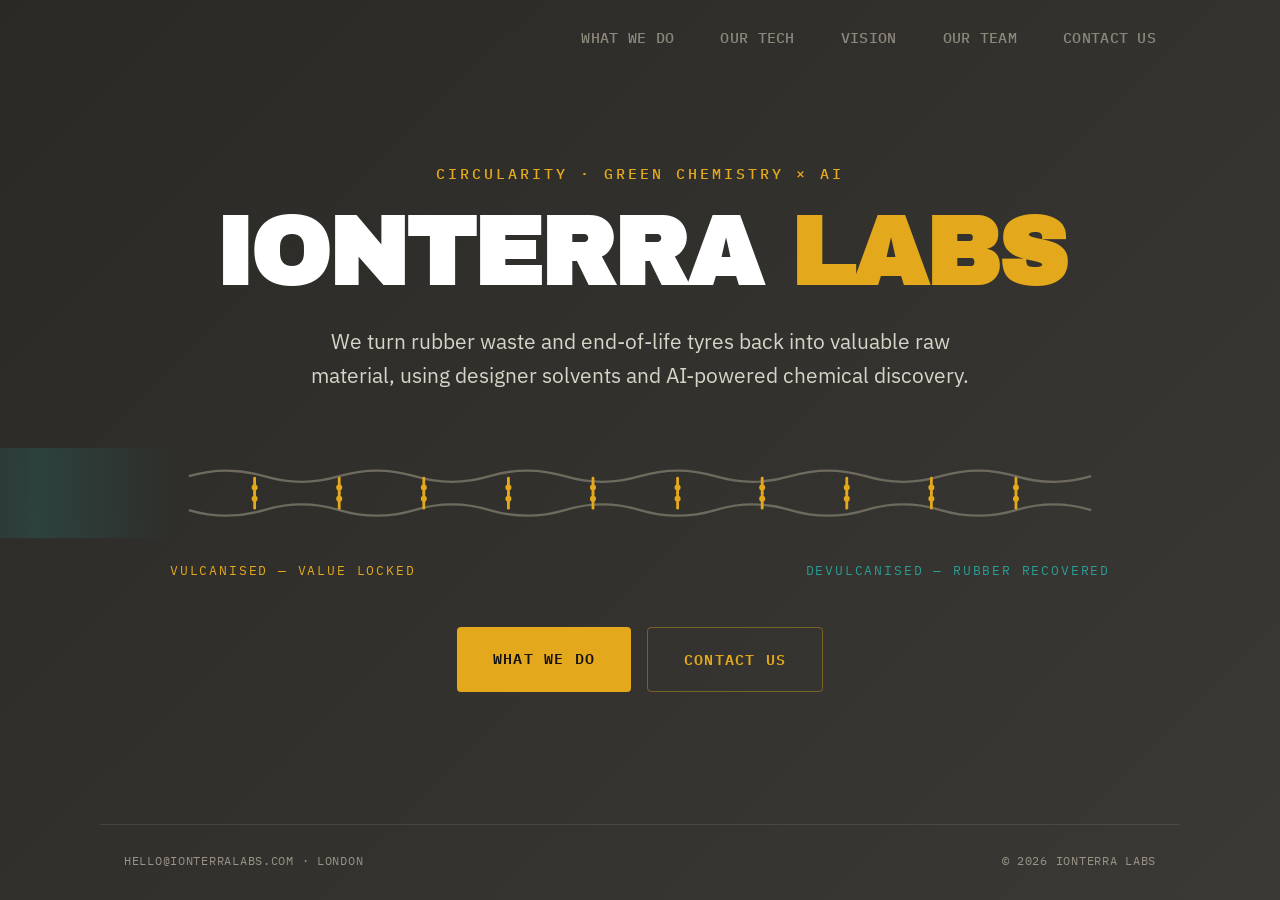
<file: index.html>
<!DOCTYPE html>
<html lang="en">
<head>
<meta charset="UTF-8">
<meta name="viewport" content="width=device-width, initial-scale=1.0">
<title>IonTerra Labs</title>
<meta name="description" content="IonTerra Labs turns rubber scraps and end-of-life tyres back into valuable materials using designer solvents and AI-powered chemical discovery.">
<link rel="preconnect" href="https://fonts.googleapis.com">
<link rel="preconnect" href="https://fonts.gstatic.com" crossorigin>
<link href="https://fonts.googleapis.com/css2?family=Archivo+Black&family=IBM+Plex+Mono:wght@400;500;600&family=IBM+Plex+Sans:wght@400;500;600;700&display=swap" rel="stylesheet">
<link rel="stylesheet" href="styles.css">
</head>
<body>

<header class="site-header home-header">
  <a class="brand" href="index.html">IONTERRA <span class="dot">LABS</span></a>
  <nav class="site-nav">
    <a href="what-we-do.html">What We Do</a>
    <a href="our-tech.html">Our Tech</a>
    <a href="vision.html">Vision</a>
    <a href="our-team.html">Our Team</a>
    <a href="contact-us.html">Contact Us</a>
  </nav>
</header>

<main class="home">
  <div class="home-inner">

    <p class="eyebrow">CIRCULARITY · GREEN CHEMISTRY × AI</p>
    <h1 class="wordmark">IONTERRA <span class="dot">LABS</span></h1>
    <p class="tagline">We turn rubber waste and end-of-life tyres back into valuable raw material, using designer solvents and AI-powered chemical discovery.</p>

    <!-- Sulphur cross-links cleaving, left to right. Geometry mirrors the
         signature graphic in pitch-one-pager.html; the animation lives in
         styles.css under "Cleaving cross-links". The --d custom property on
         each bridge staggers the wave across the network. -->
    <div class="cleave">
      <svg viewBox="0 0 1000 96" xmlns="http://www.w3.org/2000/svg" role="img"
           aria-label="A polymer network in which sulphur cross-links break apart from left to right, then re-form.">

        <defs>
          <linearGradient id="solvent-front" x1="0" y1="0" x2="1" y2="0">
            <stop offset="0%" stop-color="#2A9D94" stop-opacity="0"/>
            <stop offset="50%" stop-color="#2A9D94" stop-opacity="0.18"/>
            <stop offset="100%" stop-color="#2A9D94" stop-opacity="0"/>
          </linearGradient>
        </defs>

        <rect class="front" x="-280" y="0" width="280" height="96" fill="url(#solvent-front)"/>

        <!-- polymer backbones -->
        <path class="chain" d="M20 30 Q60 18 100 30 T180 30 T260 30 T340 30 T420 30 T500 30 T580 30 T660 30 T740 30 T820 30 T900 30 T980 30"/>
        <path class="chain" d="M20 66 Q60 78 100 66 T180 66 T260 66 T340 66 T420 66 T500 66 T580 66 T660 66 T740 66 T820 66 T900 66 T980 66"/>

        <g class="bridges">
          <g class="bridge" transform="translate(90,48)" style="--d:0.2s">
            <g class="half half-top"><line x1="0" y1="-16" x2="0" y2="0"/><circle cx="0" cy="-6" r="3.2"/></g>
            <g class="half half-bot"><line x1="0" y1="0" x2="0" y2="16"/><circle cx="0" cy="6" r="3.2"/></g>
          </g>
          <g class="bridge" transform="translate(180,48)" style="--d:0.41s">
            <g class="half half-top"><line x1="0" y1="-16" x2="0" y2="0"/><circle cx="0" cy="-6" r="3.2"/></g>
            <g class="half half-bot"><line x1="0" y1="0" x2="0" y2="16"/><circle cx="0" cy="6" r="3.2"/></g>
          </g>
          <g class="bridge" transform="translate(270,48)" style="--d:0.61s">
            <g class="half half-top"><line x1="0" y1="-16" x2="0" y2="0"/><circle cx="0" cy="-6" r="3.2"/></g>
            <g class="half half-bot"><line x1="0" y1="0" x2="0" y2="16"/><circle cx="0" cy="6" r="3.2"/></g>
          </g>
          <g class="bridge" transform="translate(360,48)" style="--d:0.81s">
            <g class="half half-top"><line x1="0" y1="-16" x2="0" y2="0"/><circle cx="0" cy="-6" r="3.2"/></g>
            <g class="half half-bot"><line x1="0" y1="0" x2="0" y2="16"/><circle cx="0" cy="6" r="3.2"/></g>
          </g>
          <g class="bridge" transform="translate(450,48)" style="--d:1.02s">
            <g class="half half-top"><line x1="0" y1="-16" x2="0" y2="0"/><circle cx="0" cy="-6" r="3.2"/></g>
            <g class="half half-bot"><line x1="0" y1="0" x2="0" y2="16"/><circle cx="0" cy="6" r="3.2"/></g>
          </g>
          <g class="bridge" transform="translate(540,48)" style="--d:1.22s">
            <g class="half half-top"><line x1="0" y1="-16" x2="0" y2="0"/><circle cx="0" cy="-6" r="3.2"/></g>
            <g class="half half-bot"><line x1="0" y1="0" x2="0" y2="16"/><circle cx="0" cy="6" r="3.2"/></g>
          </g>
          <g class="bridge" transform="translate(630,48)" style="--d:1.42s">
            <g class="half half-top"><line x1="0" y1="-16" x2="0" y2="0"/><circle cx="0" cy="-6" r="3.2"/></g>
            <g class="half half-bot"><line x1="0" y1="0" x2="0" y2="16"/><circle cx="0" cy="6" r="3.2"/></g>
          </g>
          <g class="bridge" transform="translate(720,48)" style="--d:1.63s">
            <g class="half half-top"><line x1="0" y1="-16" x2="0" y2="0"/><circle cx="0" cy="-6" r="3.2"/></g>
            <g class="half half-bot"><line x1="0" y1="0" x2="0" y2="16"/><circle cx="0" cy="6" r="3.2"/></g>
          </g>
          <g class="bridge" transform="translate(810,48)" style="--d:1.83s">
            <g class="half half-top"><line x1="0" y1="-16" x2="0" y2="0"/><circle cx="0" cy="-6" r="3.2"/></g>
            <g class="half half-bot"><line x1="0" y1="0" x2="0" y2="16"/><circle cx="0" cy="6" r="3.2"/></g>
          </g>
          <g class="bridge" transform="translate(900,48)" style="--d:2.04s">
            <g class="half half-top"><line x1="0" y1="-16" x2="0" y2="0"/><circle cx="0" cy="-6" r="3.2"/></g>
            <g class="half half-bot"><line x1="0" y1="0" x2="0" y2="16"/><circle cx="0" cy="6" r="3.2"/></g>
          </g>
        </g>

      </svg>
    </div>

    <div class="cleave-caption">
      <span class="lhs">Vulcanised — value locked</span>
      <span class="rhs">Devulcanised — rubber recovered</span>
    </div>

    <div class="hero-links">
      <a class="button" href="what-we-do.html">What We Do</a>
      <a class="button button-ghost" href="contact-us.html">Contact Us</a>
    </div>

  </div>
</main>

<footer class="site-footer">
  <p>hello@ionterralabs.com · London</p>
  <p>&copy; 2026 IonTerra Labs</p>
</footer>

</body>
</html>
</file>
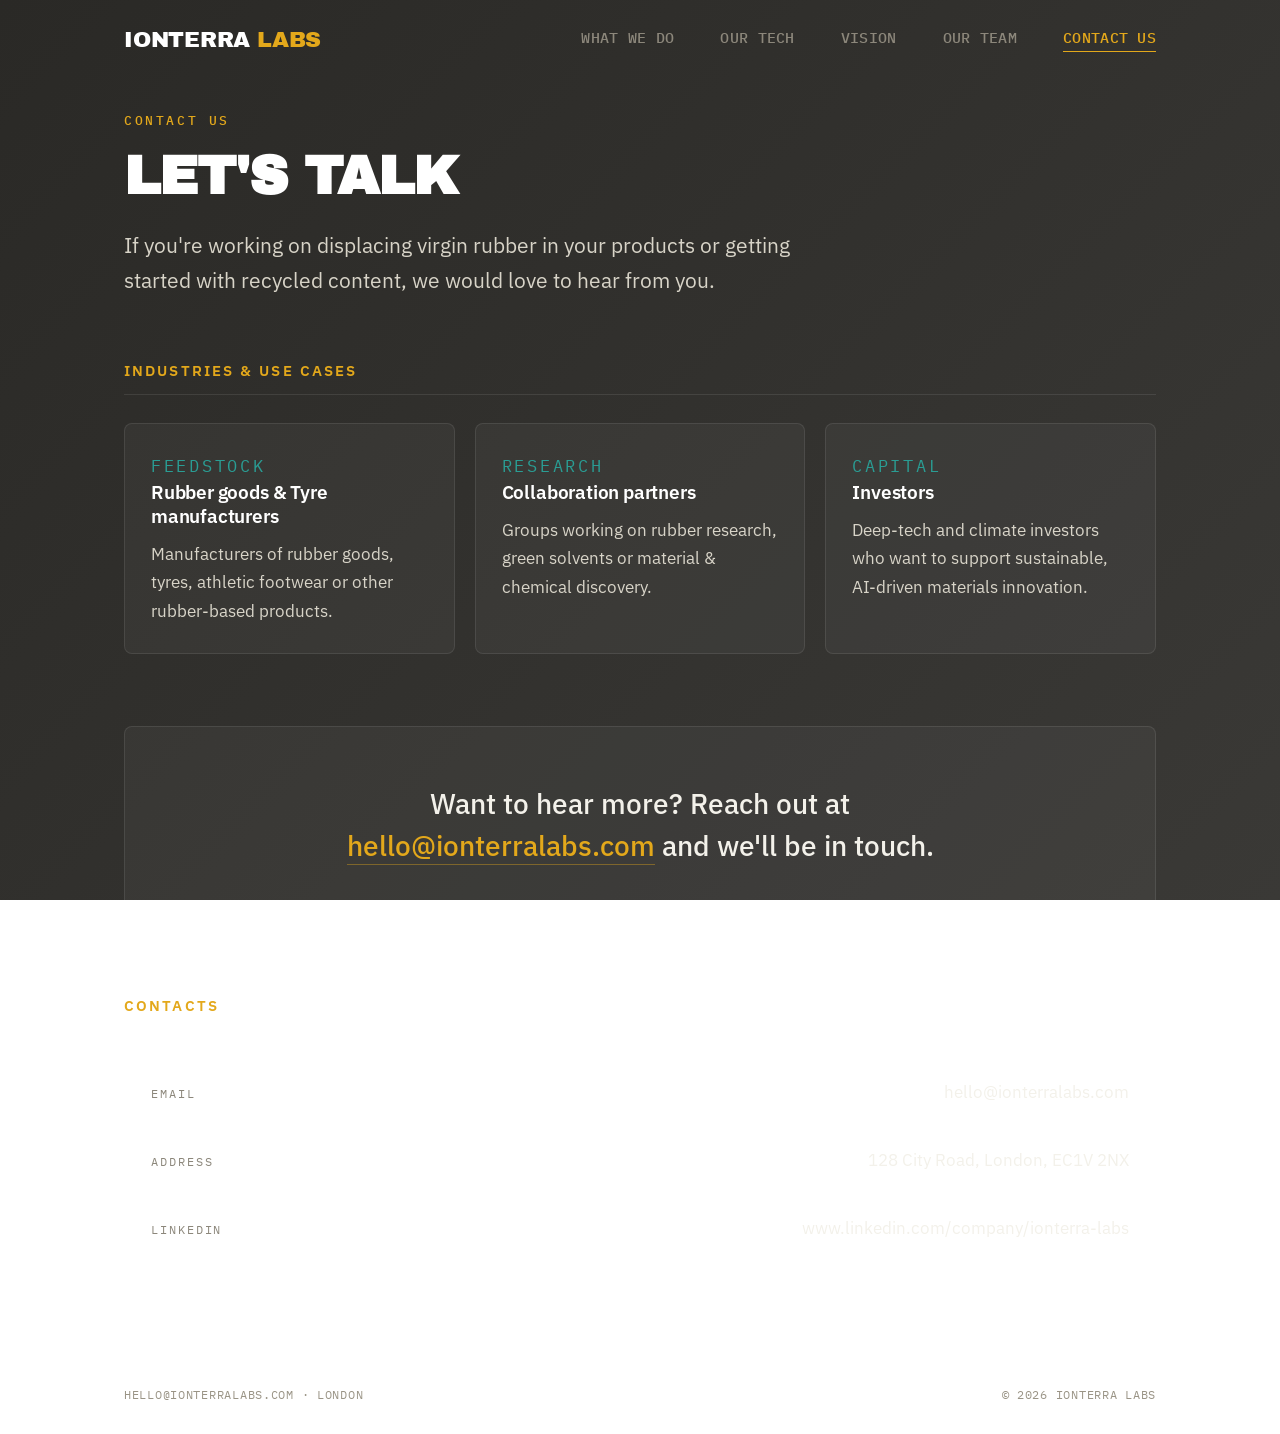
<file: contact-us.html>
<!DOCTYPE html>
<html lang="en">
<head>
<meta charset="UTF-8">
<meta name="viewport" content="width=device-width, initial-scale=1.0">
<title>Contact Us — IonTerra Labs</title>
<meta name="description" content="Get in touch with IonTerra Labs about feedstock, offtake, research collaboration or investment.">
<link rel="preconnect" href="https://fonts.googleapis.com">
<link rel="preconnect" href="https://fonts.gstatic.com" crossorigin>
<link href="https://fonts.googleapis.com/css2?family=Archivo+Black&family=IBM+Plex+Mono:wght@400;500;600&family=IBM+Plex+Sans:wght@400;500;600;700&display=swap" rel="stylesheet">
<link rel="stylesheet" href="styles.css">
</head>
<body>

<header class="site-header">
  <a class="brand" href="index.html">IONTERRA <span class="dot">LABS</span></a>
  <nav class="site-nav">
    <a href="what-we-do.html">What We Do</a>
    <a href="our-tech.html">Our Tech</a>
    <a href="vision.html">Vision</a>
    <a href="our-team.html">Our Team</a>
    <a href="contact-us.html" class="active">Contact Us</a>
  </nav>
</header>

<main class="page">

  <div class="page-head">
    <p class="eyebrow">Contact Us</p>
    <h1 class="page-title">Let's talk</h1>
    <p class="lede">If you're working on displacing virgin rubber in your products or getting started with recycled content, we would love to hear from you.</p>
  </div>

  <section class="section">
    <h2 class="section-title">Industries & Use Cases </h2>
    <div class="grid">
      <div class="card">
        <p class="card-tag">Feedstock</p>
        <h3>Rubber goods & Tyre manufacturers</h3>
        <p>Manufacturers of rubber goods, tyres, athletic footwear or other rubber-based products.</p>
      </div>
      <div class="card">
        <p class="card-tag">Research</p>
        <h3>Collaboration partners</h3>
        <p>Groups working on rubber research, green solvents or material & chemical discovery.</p>
      </div>
      <div class="card">
        <p class="card-tag">Capital</p>
        <h3>Investors</h3>
        <p>Deep-tech and climate investors who want to support sustainable, AI-driven materials innovation.</p>
      </div>
    </div>
  </section>

  <section class="section">
    <div class="contact-cta">
      <p>Want to hear more? Reach out at <a href="mailto:hello@ionterralabs.com">hello@ionterralabs.com</a> and we'll be in touch.</p>
    </div>
  </section>

  <section class="section">
    <h2 class="section-title">Contacts</h2>
    <ul class="contact-list">
      <li>
        <span class="key">Email</span>
        <span class="val"><a href="mailto:hello@ionterralabs.com">hello@ionterralabs.com</a></span>
      </li>
      <li>
        <span class="key">Address</span>
        <span class="val">128 City Road, London, EC1V 2NX</span>
      </li>
      <!-- PLACEHOLDER: add LinkedIn / X / other channels here, or delete this row. -->
      <li>
        <span class="key">LinkedIn</span>
        <span class="val"><a href="#">www.linkedin.com/company/ionterra-labs</a></span>
      </li>
    </ul>
  </section>

</main>

<footer class="site-footer">
  <p>hello@ionterralabs.com · London</p>
  <p>&copy; 2026 IonTerra Labs</p>
</footer>

</body>
</html>
</file>
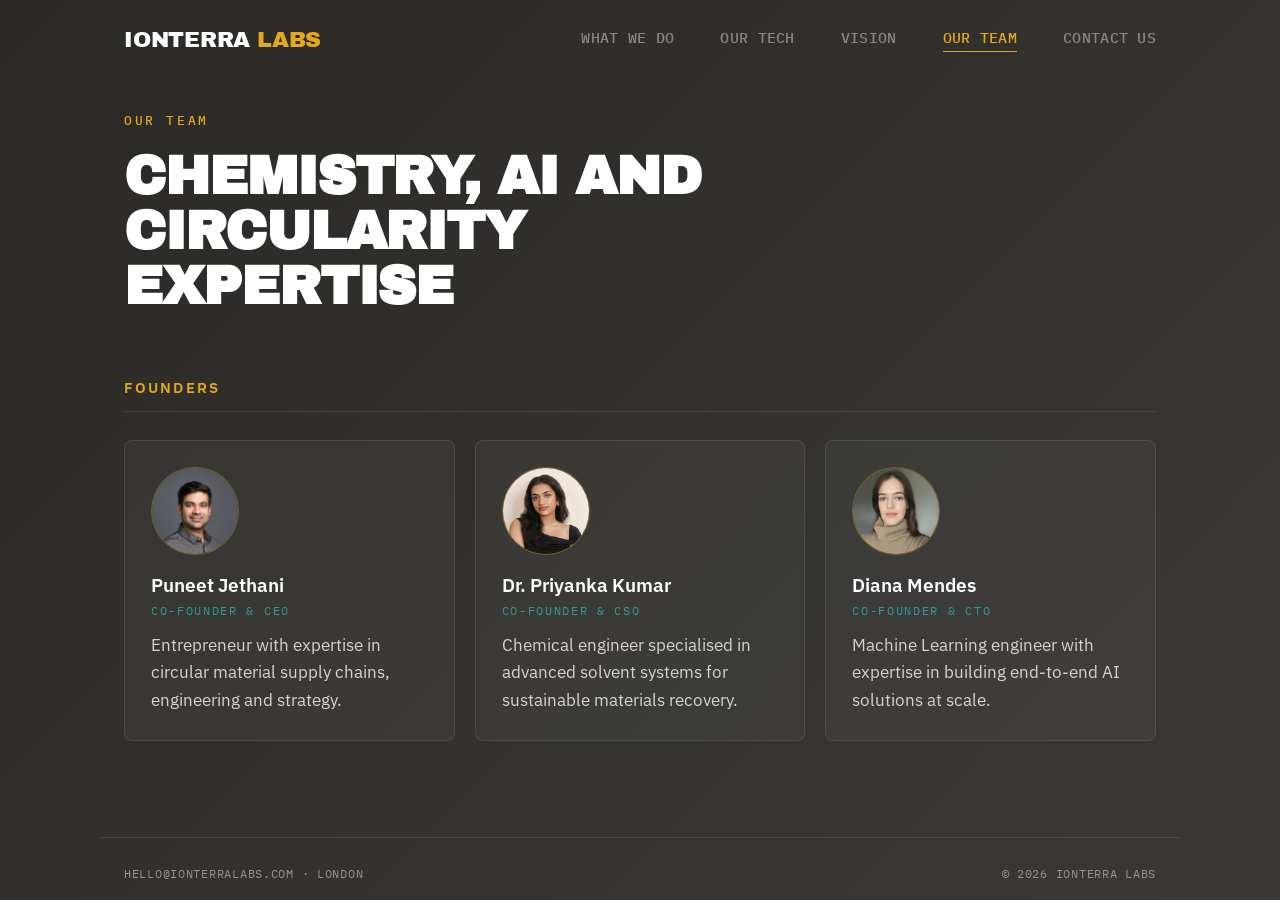
<file: our-team.html>
<!DOCTYPE html>
<html lang="en">
<head>
<meta charset="UTF-8">
<meta name="viewport" content="width=device-width, initial-scale=1.0">
<title>Our Team — IonTerra Labs</title>
<meta name="description" content="The chemists, engineers and machine learning people building IonTerra Labs.">
<link rel="preconnect" href="https://fonts.googleapis.com">
<link rel="preconnect" href="https://fonts.gstatic.com" crossorigin>
<link href="https://fonts.googleapis.com/css2?family=Archivo+Black&family=IBM+Plex+Mono:wght@400;500;600&family=IBM+Plex+Sans:wght@400;500;600;700&display=swap" rel="stylesheet">
<link rel="stylesheet" href="styles.css">
</head>
<body>

<header class="site-header">
  <a class="brand" href="index.html">IONTERRA <span class="dot">LABS</span></a>
  <nav class="site-nav">
    <a href="what-we-do.html">What We Do</a>
    <a href="our-tech.html">Our Tech</a>
    <a href="vision.html">Vision</a>
    <a href="our-team.html" class="active">Our Team</a>
    <a href="contact-us.html">Contact Us</a>
  </nav>
</header>

<main class="page">

  <div class="page-head">
    <p class="eyebrow">Our Team</p>
    <h1 class="page-title">Chemistry, AI and circularity expertise</h1>
    <!-- <p class="lede">We're three founders with a shared /p> -->
  </div>

  <section class="section">
    <h2 class="section-title">Founders</h2>
    <div class="team-grid">

      <div class="member">
        <img class="photo" src="huz_Puneet_Jethani3023_cropped.jpg" alt="Puneet Jethani">
        <h3>Puneet Jethani</h3>
        <p class="role">Co-founder &amp; CEO</p>
        <p class="bio">Entrepreneur with expertise in circular material supply chains, engineering and strategy.</p>
      </div>

      <div class="member">
        <img class="photo" src="Priyanka%20headshot.JPG" alt="Dr. Priyanka Kumar" style="object-position: center 20%;">
        <h3>Dr. Priyanka Kumar</h3>
        <p class="role">Co-founder &amp; CSO</p>
        <p class="bio">Chemical engineer specialised in advanced solvent systems for sustainable materials recovery.</p>
      </div>

      <div class="member">
        <img class="photo" src="DianaMendes_photo.JPG" alt="Diana Mendes" style="object-position: 25% 20%;">
        <h3>Diana Mendes</h3>
        <p class="role">Co-founder &amp; CTO</p>
        <p class="bio">Machine Learning engineer with expertise in building end-to-end AI solutions at scale.</p>
      </div>

    </div>
  </section>

  <!-- <section class="section">
    <h2 class="section-title">Advisors</h2>
    <div class="grid">
      <div class="card">
        <p class="card-tag">Advisor</p>
        <h3>[Name Surname]</h3>
        <p>[Affiliation and the specific thing they advise on.]</p>
      </div>
    </div>
  </section> -->

</main>

<footer class="site-footer">
  <p>hello@ionterralabs.com · London</p>
  <p>&copy; 2026 IonTerra Labs</p>
</footer>

</body>
</html>
</file>
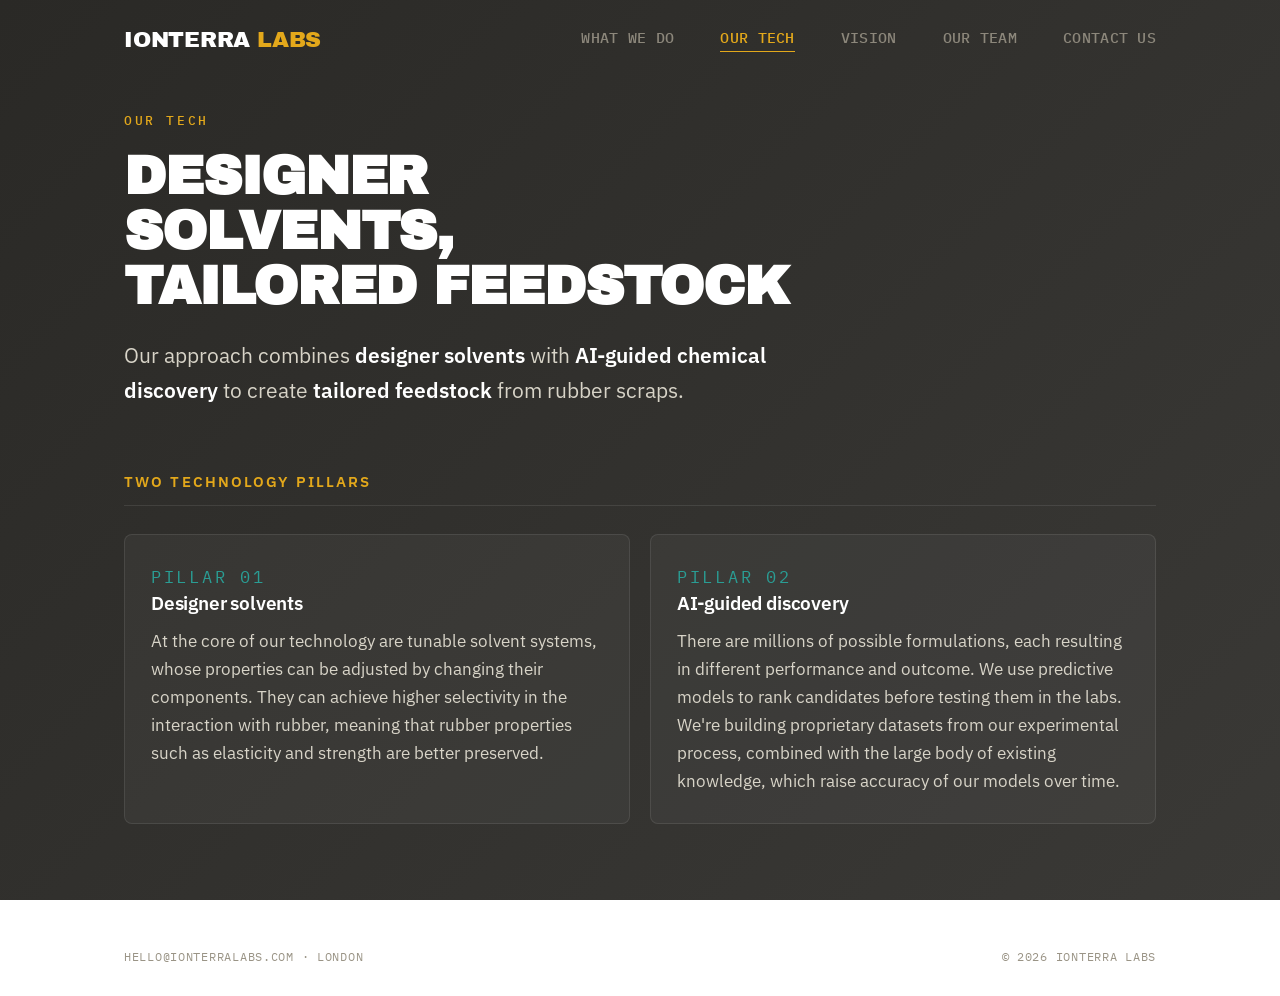
<file: our-tech.html>
<!DOCTYPE html>
<html lang="en">
<head>
<meta charset="UTF-8">
<meta name="viewport" content="width=device-width, initial-scale=1.0">
<title>Our Tech — IonTerra Labs</title>
<meta name="description" content="Designer solvents and AI-guided chemical discovery for recovering high-value materials from end-of-life tyres.">
<link rel="preconnect" href="https://fonts.googleapis.com">
<link rel="preconnect" href="https://fonts.gstatic.com" crossorigin>
<link href="https://fonts.googleapis.com/css2?family=Archivo+Black&family=IBM+Plex+Mono:wght@400;500;600&family=IBM+Plex+Sans:wght@400;500;600;700&display=swap" rel="stylesheet">
<link rel="stylesheet" href="styles.css">
</head>
<body>

<header class="site-header">
  <a class="brand" href="index.html">IONTERRA <span class="dot">LABS</span></a>
  <nav class="site-nav">
    <a href="what-we-do.html">What We Do</a>
    <a href="our-tech.html" class="active">Our Tech</a>
    <a href="vision.html">Vision</a>
    <a href="our-team.html">Our Team</a>
    <a href="contact-us.html">Contact Us</a>
  </nav>
</header>

<main class="page">

  <div class="page-head">
    <p class="eyebrow">Our Tech</p>
    <h1 class="page-title">Designer<br>solvents,<br>tailored feedstock</h1>
    <p class="lede">Our approach combines <b>designer solvents</b> with <b>AI-guided chemical discovery</b> to create <b>tailored feedstock</b> from rubber scraps.</p>
  </div>

  <section class="section">
    <h2 class="section-title">Two technology pillars</h2>
    <div class="grid-2">
      <div class="card">
        <p class="card-tag">Pillar 01</p>
        <h3>Designer solvents</h3>
        <p>At the core of our technology are tunable solvent systems, whose properties can be adjusted by changing their components. They can achieve higher selectivity in the interaction with rubber, meaning that rubber properties such as elasticity and strength are better preserved.</p>
      </div>
      <div class="card">
        <p class="card-tag">Pillar 02</p>
        <h3>AI-guided discovery</h3>
        <p>There are millions of possible formulations, each resulting in different performance and outcome. We use predictive models to rank candidates before testing them in the labs. We're building proprietary datasets from our experimental process, combined with the large body of existing knowledge, which raise accuracy of our models over time.</p>
      </div>
    </div>
  </section>

  <!-- <!-- <section class="section">
    <h2 class="section-title">The process</h2>
    <div class="steps">
      <div class="step">
        <div class="step-num">01</div>
        <div>
          <h3>Characterise the feedstock</h3>
          <p>End-of-life tyres are not uniform. We profile the incoming material — rubber grades, filler loading, steel and textile content — so the chemistry is matched to what actually arrives, not to an idealised sample.</p>
        </div>
      </div>
      <div class="step">
        <div class="step-num">02</div>
        <div>
          <h3>Predict candidate solvents</h3>
          <p>Models trained on solvent behaviour and polymer interactions propose formulations likely to achieve selective separation, ranked by predicted performance and by practical constraints like cost and recoverability.</p>
        </div>
      </div>
      <div class="step">
        <div class="step-num">03</div>
        <div>
          <h3>Test, measure, retrain</h3>
          <p>Shortlisted candidates go to the bench. Yield, selectivity and material quality are measured, and every result — including the failures — returns to the training set. Each cycle narrows the search.</p>
        </div>
      </div>
      <div class="step">
        <div class="step-num">04</div>
        <div>
          <h3>Recover and close the loop</h3>
          <p>Separated fractions are purified to specification, and the solvent itself is recovered for reuse. A process that consumes its own solvent is not circular, whatever comes out of the other end.</p>
        </div>
      </div>
    </div>
  </section>

  <section class="section">
    <h2 class="section-title">Design principles</h2>
    <div class="grid">
      <div class="card">
        <h3>Selectivity over brute force</h3>
        <p>Heat destroys value indiscriminately. Chemistry that targets specific bonds keeps recovered material worth something.</p>
      </div>
      <div class="card">
        <h3>Solvent recovery is not optional</h3>
        <p>Every process we develop is assessed on how much of its own solvent it returns, not only on product yield.</p>
      </div>
      <div class="card">
        <h3>Real feedstock, early</h3>
        <p>Results on clean laboratory rubber do not transfer to a yard full of mixed tyres. We test against the messy case.</p>
      </div>
    </div>
  </section> -->

  <!-- PLACEHOLDER: confirm current stage (bench / pilot / scale-up) before this goes live. -->
  <!-- <section class="section">
    <h2 class="section-title">Where we are</h2>
    <div class="prose">
      <p>IonTerra Labs is an early-stage venture. Our current work is focused on solvent discovery and bench-scale validation, with pilot work to follow.</p>
      <p>We are actively talking to tyre collectors, recyclers and materials buyers about feedstock and offtake. If that is you, <a href="contact-us.html">get in touch</a>.</p>
    </div>
  </section>  -->

</main>

<footer class="site-footer">
  <p>hello@ionterralabs.com · London</p>
  <p>&copy; 2026 IonTerra Labs</p>
</footer>

</body>
</html>
</file>
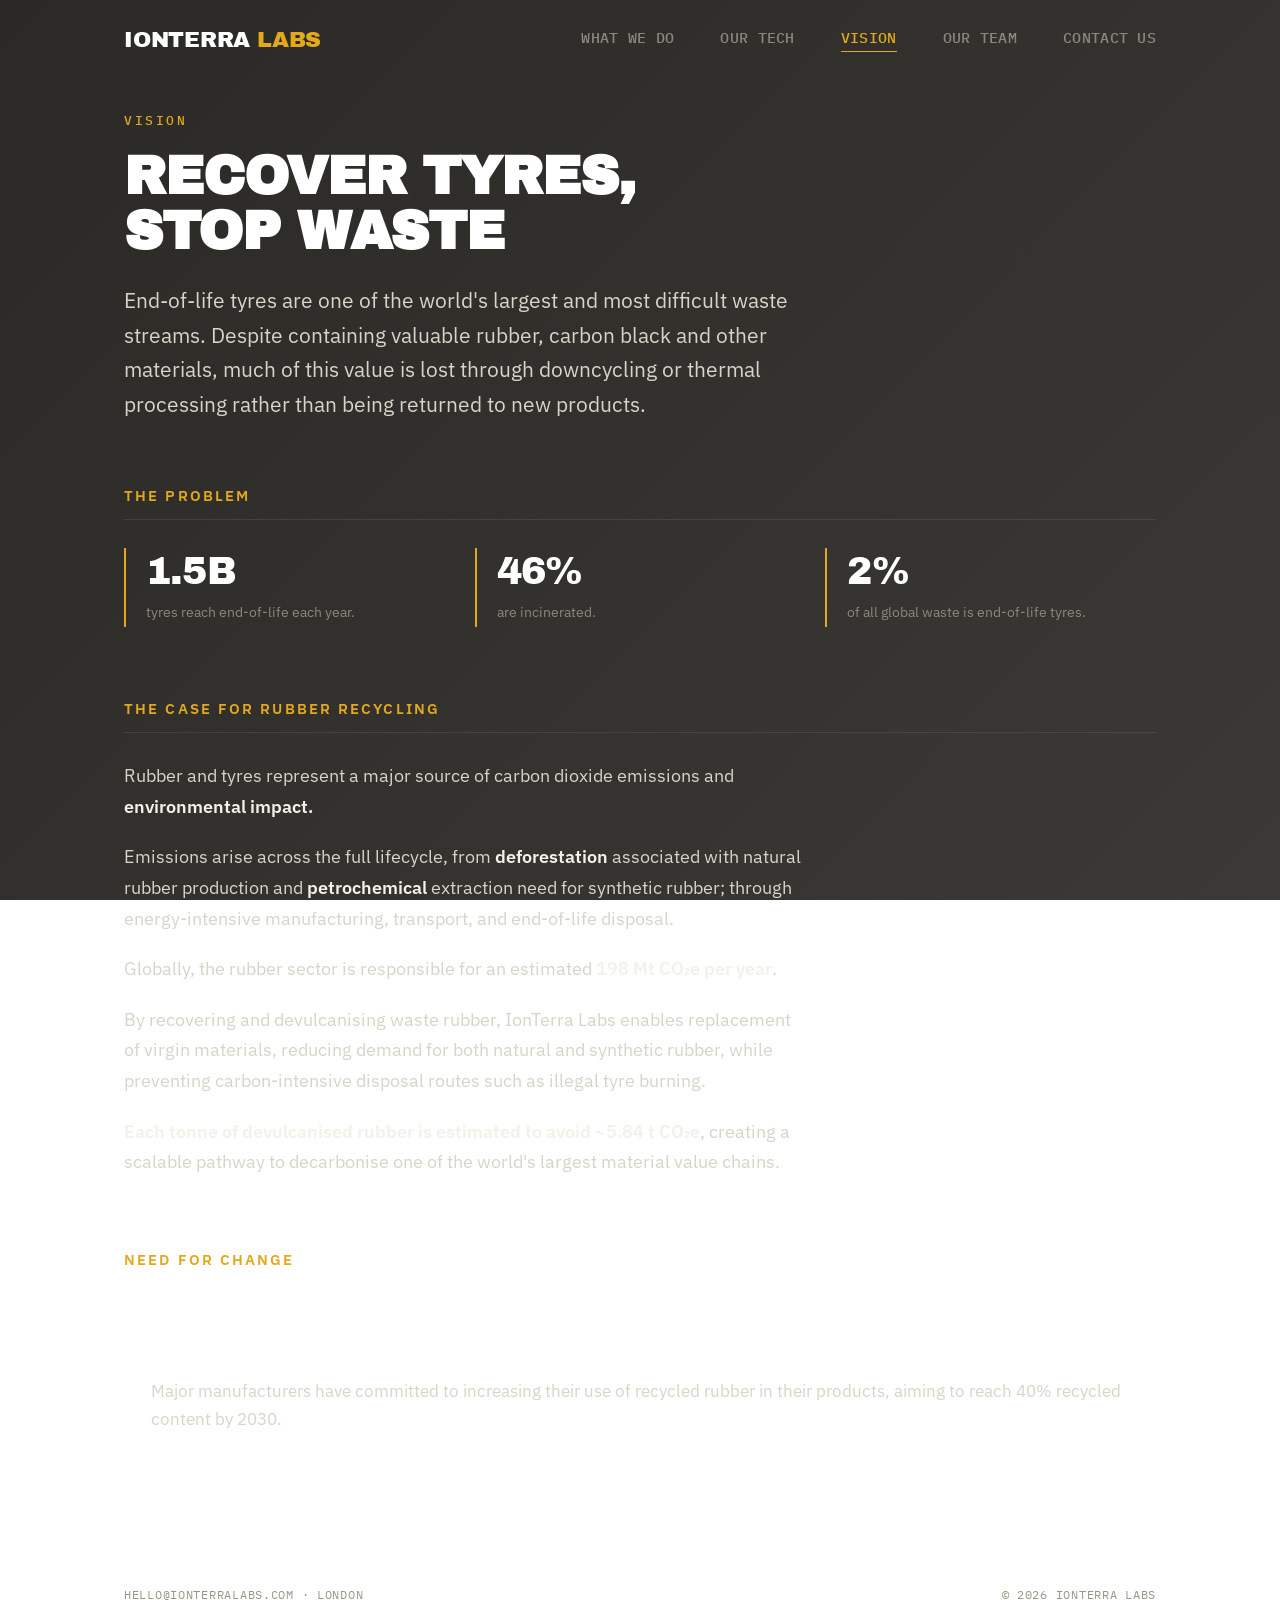
<file: vision.html>
<!DOCTYPE html>
<html lang="en">
<head>
<meta charset="UTF-8">
<meta name="viewport" content="width=device-width, initial-scale=1.0">
<title>Vision — IonTerra Labs</title>
<meta name="description" content="Where IonTerra Labs is heading: recovering high-value materials from end-of-life tyres using designer solvents and AI-guided chemistry.">
<link rel="preconnect" href="https://fonts.googleapis.com">
<link rel="preconnect" href="https://fonts.gstatic.com" crossorigin>
<link href="https://fonts.googleapis.com/css2?family=Archivo+Black&family=IBM+Plex+Mono:wght@400;500;600&family=IBM+Plex+Sans:wght@400;500;600;700&display=swap" rel="stylesheet">
<link rel="stylesheet" href="styles.css">
</head>
<body>

<header class="site-header">
  <a class="brand" href="index.html">IONTERRA <span class="dot">LABS</span></a>
  <nav class="site-nav">
    <a href="what-we-do.html">What We Do</a>
    <a href="our-tech.html">Our Tech</a>
    <a href="vision.html" class="active">Vision</a>
    <a href="our-team.html">Our Team</a>
    <a href="contact-us.html">Contact Us</a>
  </nav>
</header>

<main class="page">

  <div class="page-head">
    <p class="eyebrow">Vision</p>
    <h1 class="page-title">Recover tyres,<br> stop waste</h1>
    <p class="lede">End-of-life tyres are one of the world's largest and most difficult waste streams. Despite containing valuable rubber, carbon black and other materials, much of this value is lost through downcycling or thermal processing rather than being returned to new products.</p>
  </div>

  <!-- PLACEHOLDER: figures below need sourcing / sign-off before this page goes live. -->
  <section class="section">
    <h2 class="section-title">The problem</h2>
    <div class="stats">
      <div class="stat">
        <p class="figure">1.5B</p>
        <p class="label">tyres reach end-of-life each year.</p>
      </div>
      <div class="stat">
        <p class="figure">46%</p>
        <p class="label">are incinerated.</p>
      </div>
      <div class="stat">
        <p class="figure">2%</p>
        <p class="label">of all global waste is end-of-life tyres.</p>
      </div>
    </div>
  </section>

  <section class="section">
    <h2 class="section-title">The case for rubber recycling</h2>
    <div class="prose">
      <p>Rubber and tyres represent a major source of carbon dioxide emissions and <strong>environmental impact.</strong></p> 
      <p>Emissions arise across the full lifecycle, from <strong>deforestation</strong> associated with natural rubber production and <strong>petrochemical</strong> extraction need for synthetic rubber; through energy-intensive manufacturing, transport, and end-of-life disposal.</p>
      <p>Globally, the rubber sector is responsible for an estimated <strong>198 Mt CO₂e per year</strong>.</p>
      <p>By recovering and devulcanising waste rubber, IonTerra Labs enables replacement of virgin materials, reducing demand for both natural and synthetic rubber, while preventing carbon-intensive disposal routes such as illegal tyre burning.</p>
      <p><strong>Each tonne of devulcanised rubber is estimated to avoid ~5.84 t CO₂e</strong>, creating a scalable pathway to decarbonise one of the world's largest material value chains.</p>
    </div>
  </section>

  <section class="section">
    <h2 class="section-title">Need for Change</h2>
    <div class="grid">
      <div class="card">
        <!-- <p class="card-tag">Sustainability Goals</p> -->
        <h3>40% recycled by 2030</h3>
        <p>Major manufacturers have committed to increasing their use of recycled rubber in their products, aiming to reach 40% recycled content by 2030.</p>
      </div>
    </div>
  </section>

  <!-- <section class="section">
    <h2 class="section-title">Why it matters</h2>
    <div class="prose">
      <p>Carbon black is made by burning fossil feedstock, and it is one of the most carbon-intensive commodity materials in the tyre. Recovering it rather than making it again displaces that production directly.</p>
      <p>The same applies down the line: every kilogram of polymer and steel returned to industry at usable quality is a kilogram that does not need to be made from virgin material. Circularity here is not a label — it is a materials balance.</p>
      <p>End-of-life tyres are the hardest version of this problem and the biggest prize. We are not starting there. We are starting with clean, single-source production scrap, where the chemistry is tractable today and the commercial case for manufacturers is immediate — and building toward the tyre.</p>
      <p><a href="what-we-do.html">See what we do today →</a><br><a href="our-tech.html">See how the technology works →</a></p>
    </div>
  </section>-->

</main> 

<footer class="site-footer">
  <p>hello@ionterralabs.com · London</p>
  <p>&copy; 2026 IonTerra Labs</p>
</footer>

</body>
</html>
</file>
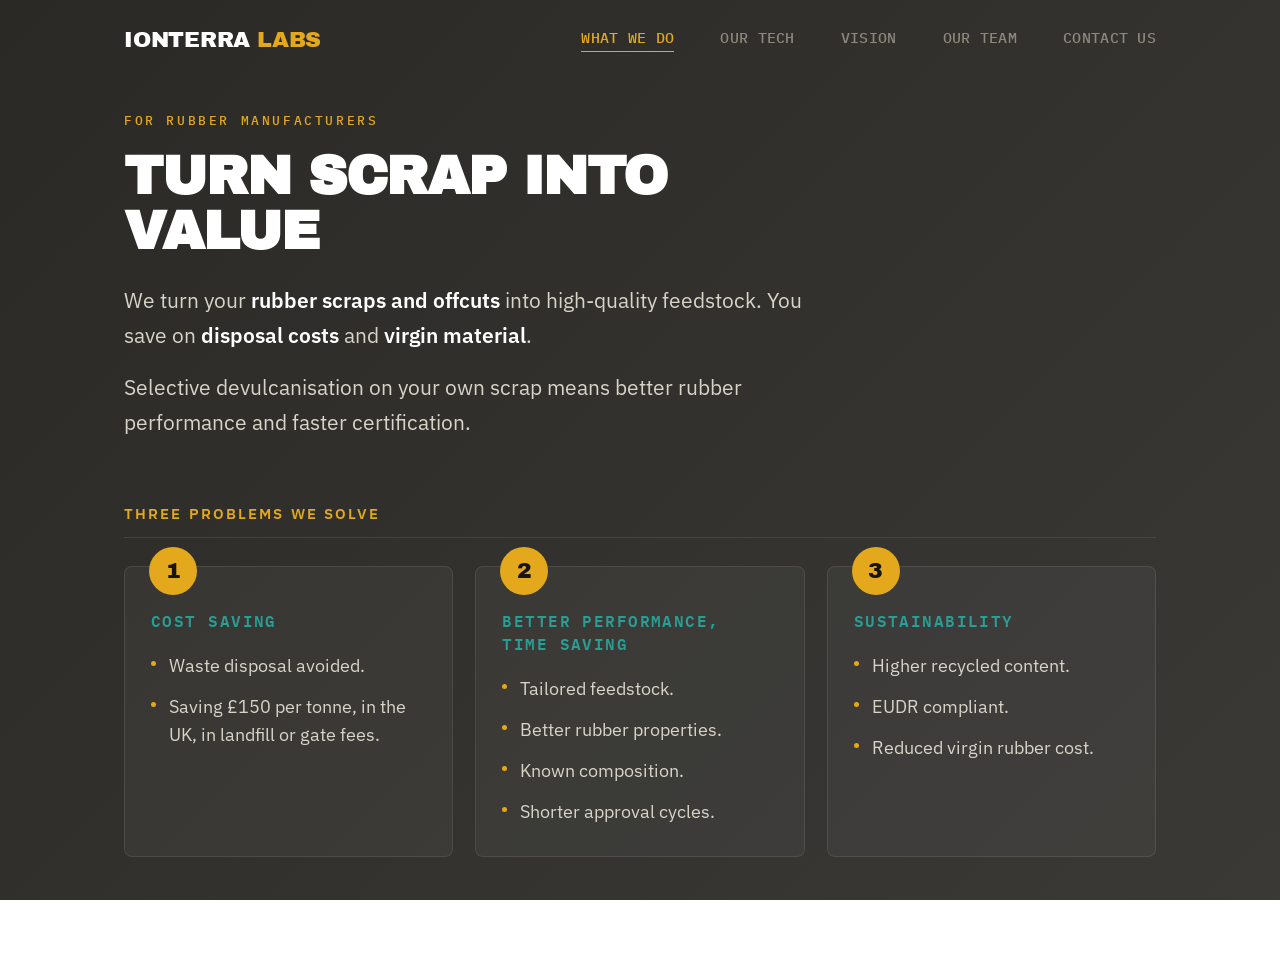
<file: what-we-do.html>
<!DOCTYPE html>
<html lang="en">
<head>
<meta charset="UTF-8">
<meta name="viewport" content="width=device-width, initial-scale=1.0">
<title>What We Do — IonTerra Labs</title>
<meta name="description" content="IonTerra Labs turns rubber scraps and offcuts into rubber feedstock for new products.">
<link rel="preconnect" href="https://fonts.googleapis.com">
<link rel="preconnect" href="https://fonts.gstatic.com" crossorigin>
<link href="https://fonts.googleapis.com/css2?family=Archivo+Black&family=IBM+Plex+Mono:wght@400;500;600&family=IBM+Plex+Sans:wght@400;500;600;700&display=swap" rel="stylesheet">
<link rel="stylesheet" href="styles.css">
</head>
<body>

<header class="site-header">
  <a class="brand" href="index.html">IONTERRA <span class="dot">LABS</span></a>
  <nav class="site-nav">
    <a href="what-we-do.html" class="active">What We Do</a>
    <a href="our-tech.html">Our Tech</a>
    <a href="vision.html">Vision</a>
    <a href="our-team.html">Our Team</a>
    <a href="contact-us.html">Contact Us</a>
  </nav>
</header>

<main class="page">

  <div class="page-head">
    <p class="eyebrow">For rubber manufacturers</p>
    <h1 class="page-title">Turn Scrap into Value</h1>
    <p class="lede">We turn your <b>rubber scraps and offcuts</b> into high-quality feedstock. You save on <b>disposal costs</b> and <b>virgin material</b>.</p>
    <p class="lede">Selective devulcanisation on your own scrap means better rubber performance and faster certification.</p>
  </div>

  <section class="section">
    <h2 class="section-title">Three problems we solve</h2>

    <div class="problem-grid">

      <div class="problem">
        <div class="badge">1</div>
        <h3>Cost saving</h3>
        <ul class="bullets">
          <li>Waste disposal avoided.</li>
          <li>Saving £150 per tonne, in the UK, in landfill or gate fees.</li>
        </ul>
      </div>

      <div class="problem">
        <div class="badge">2</div>
        <h3>Better performance,<br>time saving</h3>
        <ul class="bullets">
          <li>Tailored feedstock.</li>
          <li>Better rubber properties.</li>
          <li>Known composition.</li>
          <li>Shorter approval cycles.</li>
        </ul>
      </div>

      <div class="problem">
        <div class="badge">3</div>
        <h3>Sustainability</h3>
        <ul class="bullets">
          <li>Higher recycled content.</li>
          <li>EUDR compliant.</li>
          <li>Reduced virgin rubber cost.</li>
        </ul>
      </div>

    </div>
  </section>

  <!-- <section class="section">
    <h2 class="section-title">Why scrap, and why now</h2>
    <div class="prose">
      <p>Production scrap is the part of the rubber waste problem that is already solved on paper and unsolved in practice. You know exactly what is in it, because you made it. It has not been contaminated, weathered, or mixed with four other manufacturers' compounds. It is sitting on one site, in known volumes, on a predictable schedule.</p>
      <p>That is precisely what makes it tractable. Recovery chemistry that would take years to qualify against mixed post-consumer feedstock can be validated far faster against a stream whose composition is documented from the start — and <strong>certification time is usually the binding constraint</strong>, not the chemistry.</p>
      <p>Meanwhile the same material is costing you money to remove. Disposal is a line item; recovered feedstock is an input you would otherwise buy at market price.</p>
    </div>
  </section> -->

  <!-- PLACEHOLDER: confirm the commercial model before this goes live —
       whether this is toll processing (scrap returns to the same
       manufacturer) or purchase-and-resupply. The copy below assumes
       a closed loop back to the originating site. -->
  <!-- <section class="section">
    <h2 class="section-title">How it works with your operation</h2>
    <div class="steps">
      <div class="step">
        <div class="step-num">01</div>
        <div>
          <h3>We characterise your stream</h3>
          <p>Grades, filler loading, cure system, contamination. Because it is your own production scrap, most of this is already on file — we are confirming, not discovering.</p>
        </div>
      </div>
      <div class="step">
        <div class="step-num">02</div>
        <div>
          <h3>We match the chemistry to it</h3>
          <p>Solvent systems are selected against your specific compound rather than a generic rubber. See <a href="our-tech.html">Our Tech</a> for how that selection works.</p>
        </div>
      </div>
      <div class="step">
        <div class="step-num">03</div>
        <div>
          <h3>You get material back to spec</h3>
          <p>Recovered feedstock with documented composition, so your qualification process starts from a known quantity instead of a black box.</p>
        </div>
      </div>
      <div class="step">
        <div class="step-num">04</div>
        <div>
          <h3>The loop closes on your site</h3>
          <p>Scrap that was a disposal cost becomes an input. Recycled content rises without a change of supplier or a new material to qualify from scratch.</p>
        </div>
      </div>
    </div>
  </section>

  <section class="section">
    <h2 class="section-title">On the regulatory side</h2>
    <div class="callout">
      <p><strong>EUDR</strong> brings natural rubber into the EU Deforestation Regulation's scope, with due-diligence and traceability obligations on the material entering your supply chain. Recovered content from your own production scrap carries an origin you can already evidence.</p>
      <p>Recycled content targets and virgin material reduction are moving the same direction. Material you recover on your own site is the cleanest version of that story to tell — and to audit.</p>
    </div>
  </section>

  <section class="section">
    <h2 class="section-title">Where this goes</h2>
    <div class="prose">
      <p>Scrap and offcuts are the wedge, not the destination. The same chemistry, proven on clean feedstock and hardened against real production variability, is what makes end-of-life tyres addressable later. <a href="vision.html">That is the vision →</a></p>
      <p>If you are a rubber goods manufacturer with a scrap stream you currently pay to remove, that is exactly the conversation we want to be having now.</p>
      <p><a class="button" href="contact-us.html">Talk to us about your scrap stream</a></p>
    </div>
  </section>

</main>

<footer class="site-footer">
  <p>hello@ionterralabs.com · London</p>
  <p>&copy; 2026 IonTerra Labs</p>
</footer>

</body>
</html>
</file>
<file: styles.css>
:root {
  --paper: #F5F4EF;
  --ink: #161514;
  --ink-soft: #2C2A26;
  --body: #403D37;
  --sulphur: #E3A81B;
  --sulphur-deep: #A9790A;
  --teal: #15706A;
  --teal-bright: #2A9D94;
  --line: #D9D5CB;
  --muted: #8C877B;
  --display: 'Archivo Black', 'Arial Black', system-ui, sans-serif;
  --sans: 'IBM Plex Sans', system-ui, -apple-system, sans-serif;
  --mono: 'IBM Plex Mono', ui-monospace, SFMono-Regular, monospace;

  --text: #F3F1EA;
  --text-dim: #D8D4C8;
  --surface: rgba(255, 255, 255, 0.04);
  --surface-line: rgba(255, 255, 255, 0.09);
  --shell: 1080px;
}

* {
  box-sizing: border-box;
}

html, body {
  margin: 0;
  padding: 0;
}

body {
  background: linear-gradient(135deg, #2a2926 0%, #3a3936 100%);
  background-attachment: fixed;
  font-family: var(--sans);
  color: var(--text-dim);
  -webkit-font-smoothing: antialiased;
  display: flex;
  flex-direction: column;
  min-height: 100vh;
}

/* ---------- Header / nav ---------- */

.site-header {
  width: 100%;
  max-width: var(--shell);
  margin: 0 auto;
  padding: 28px 24px;
  display: flex;
  align-items: center;
  justify-content: space-between;
  gap: 24px;
  flex-wrap: wrap;
}

.brand {
  font-family: var(--display);
  font-size: 22px;
  letter-spacing: -0.01em;
  text-transform: uppercase;
  color: #fff;
  text-decoration: none;
  white-space: nowrap;
}

.brand .dot {
  color: var(--sulphur);
}

/* Homepage already shows the wordmark front and centre, so the header
   logo is redundant there. Hidden with visibility (not display) so the
   nav sits at the same position as on every other page. */
.home-header .brand {
  visibility: hidden;
}

.site-nav {
  display: flex;
  gap: 46px;
  flex-wrap: wrap;
}

.site-nav a {
  font-family: var(--mono);
  font-size: 15px;
  font-weight: 500;
  letter-spacing: 0.02em;
  text-transform: uppercase;
  color: var(--muted);
  text-decoration: none;
  padding-bottom: 4px;
  border-bottom: 1px solid transparent;
  transition: color 0.15s ease, border-color 0.15s ease;
}

.site-nav a:hover {
  color: var(--text);
}

.site-nav a.active {
  color: var(--sulphur);
  border-bottom-color: var(--sulphur);
}

/* ---------- Shell ---------- */

.page {
  flex: 1;
  width: 100%;
  max-width: var(--shell);
  margin: 0 auto;
  padding: 32px 24px 96px;
}

.page-head {
  max-width: 720px;
  margin-bottom: 64px;
}

.eyebrow {
  font-family: var(--mono);
  font-size: 13px;
  font-weight: 500;
  letter-spacing: 0.2em;
  text-transform: uppercase;
  color: var(--sulphur);
  margin: 0 0 20px;
}

.page-title {
  font-family: var(--display);
  font-size: 54px;
  line-height: 1.02;
  letter-spacing: -0.02em;
  text-transform: uppercase;
  color: #fff;
  margin: 0 0 24px;
}

.lede {
  font-size: 21px;
  line-height: 1.65;
  color: var(--text-dim);
  margin: 0;
}

.lede + .lede {
  margin-top: 18px;
}

.lede b,
.lede strong {
  color: #fff;
  font-weight: 600;
}

/* ---------- Sections ---------- */

.section {
  margin-bottom: 72px;
}

.section:last-child {
  margin-bottom: 0;
}

.section-title {
  font-family: var(--sans);
  font-size: 15px;
  font-weight: 600;
  letter-spacing: 0.14em;
  text-transform: uppercase;
  color: var(--sulphur);
  margin: 0 0 28px;
  padding-bottom: 14px;
  border-bottom: 1px solid var(--surface-line);
}

.prose {
  max-width: 680px;
}

.prose p {
  font-size: 18px;
  line-height: 1.7;
  margin: 0 0 20px;
}

.prose p:last-child {
  margin-bottom: 0;
}

.prose strong {
  color: var(--text);
  font-weight: 600;
}

.prose a {
  color: var(--sulphur);
  text-decoration: none;
  border-bottom: 1px solid rgba(227, 168, 27, 0.35);
  transition: border-color 0.15s ease;
}

.prose a:hover {
  border-bottom-color: var(--sulphur);
}

.prose a.button,
.prose a.button:hover {
  color: var(--ink);
  border-bottom: none;
}

/* ---------- Grids & cards ---------- */

.grid {
  display: grid;
  gap: 20px;
  grid-template-columns: repeat(auto-fit, minmax(260px, 1fr));
}

.grid-2 {
  display: grid;
  gap: 20px;
  grid-template-columns: repeat(auto-fit, minmax(320px, 1fr));
}

.card {
  background: var(--surface);
  border: 1px solid var(--surface-line);
  border-radius: 8px;
  padding: 28px 26px;
}

.card h3 {
  font-family: var(--sans);
  font-size: 19px;
  font-weight: 600;
  color: #fff;
  margin: 0 0 12px;
  letter-spacing: -0.01em;
}

.card p {
  font-size: 17px;
  line-height: 1.65;
  margin: 0;
}

.card-tag {
  font-family: var(--mono);
  font-size: 12px;
  letter-spacing: 0.16em;
  text-transform: uppercase;
  color: var(--teal-bright);
  margin: 0 0 14px;
}

/* ---------- Numbered problem cards ---------- */

.problem-grid {
  display: grid;
  gap: 22px;
  grid-template-columns: repeat(auto-fit, minmax(280px, 1fr));
  margin-top: 22px;
}

.problem {
  position: relative;
  background: var(--surface);
  border: 1px solid var(--surface-line);
  border-radius: 8px;
  padding: 42px 26px 30px;
}

.problem .badge {
  position: absolute;
  top: -20px;
  left: 24px;
  width: 48px;
  height: 48px;
  border-radius: 50%;
  background: var(--sulphur);
  color: var(--ink);
  font-family: var(--display);
  font-size: 22px;
  line-height: 1;
  display: flex;
  align-items: center;
  justify-content: center;
}

.problem h3 {
  font-family: var(--mono);
  font-size: 16px;
  font-weight: 600;
  letter-spacing: 0.09em;
  text-transform: uppercase;
  color: var(--teal-bright);
  line-height: 1.45;
  margin: 0 0 20px;
}

.bullets {
  list-style: none;
  margin: 0;
  padding: 0;
  display: grid;
  gap: 13px;
}

.bullets li {
  position: relative;
  padding-left: 18px;
  font-size: 18px;
  line-height: 1.55;
}

.bullets li::before {
  content: "";
  position: absolute;
  left: 0;
  top: 9px;
  width: 5px;
  height: 5px;
  border-radius: 50%;
  background: var(--sulphur);
}

.bullets .qualifier {
  display: block;
  font-size: 14px;
  color: var(--muted);
  margin-top: 3px;
}

/* ---------- Callout ---------- */

.callout {
  border-left: 2px solid var(--teal-bright);
  background: rgba(42, 157, 148, 0.06);
  border-radius: 0 8px 8px 0;
  padding: 24px 26px;
  max-width: 720px;
}

.callout p {
  font-size: 18px;
  line-height: 1.65;
  margin: 0;
}

.callout p + p {
  margin-top: 14px;
}

/* ---------- Stats ---------- */

.stats {
  display: grid;
  gap: 20px;
  grid-template-columns: repeat(auto-fit, minmax(200px, 1fr));
}

.stat {
  border-left: 2px solid var(--sulphur);
  padding: 4px 0 4px 20px;
}

.stat .figure {
  font-family: var(--display);
  font-size: 38px;
  line-height: 1.05;
  color: #fff;
  margin: 0 0 10px;
  letter-spacing: -0.02em;
}

.stat .label {
  font-size: 14px;
  line-height: 1.55;
  color: var(--muted);
  margin: 0;
}

/* ---------- Numbered steps ---------- */

.steps {
  display: grid;
  gap: 2px;
  border: 1px solid var(--surface-line);
  border-radius: 8px;
  overflow: hidden;
}

.step {
  display: grid;
  grid-template-columns: 72px 1fr;
  gap: 24px;
  padding: 26px;
  background: var(--surface);
  align-items: start;
}

.step-num {
  font-family: var(--mono);
  font-size: 14px;
  font-weight: 600;
  letter-spacing: 0.1em;
  color: var(--sulphur);
  padding-top: 3px;
}

.step h3 {
  font-size: 18px;
  font-weight: 600;
  color: #fff;
  margin: 0 0 8px;
}

.step p {
  font-size: 17px;
  line-height: 1.65;
  margin: 0;
}

/* ---------- Team ---------- */

.team-grid {
  display: grid;
  gap: 20px;
  grid-template-columns: repeat(auto-fit, minmax(240px, 1fr));
}

.member {
  background: var(--surface);
  border: 1px solid var(--surface-line);
  border-radius: 8px;
  padding: 26px;
}

.member .photo,
.member .avatar {
  width: 88px;
  height: 88px;
  border-radius: 50%;
  border: 1px solid rgba(227, 168, 27, 0.3);
  margin-bottom: 18px;
}

/* Real headshot, shown in full colour. */
.member .photo {
  display: block;
  object-fit: cover;
  background: rgba(227, 168, 27, 0.08);
}

/* Initials fallback, for anyone without a headshot on file. */
.member .avatar {
  background: rgba(227, 168, 27, 0.14);
  display: flex;
  align-items: center;
  justify-content: center;
  font-family: var(--mono);
  font-size: 24px;
  font-weight: 600;
  letter-spacing: 0.04em;
  color: var(--sulphur);
}

.member h3 {
  font-size: 19px;
  font-weight: 600;
  color: #fff;
  margin: 0 0 6px;
}

.member .role {
  font-family: var(--mono);
  font-size: 12px;
  letter-spacing: 0.14em;
  text-transform: uppercase;
  color: var(--teal-bright);
  margin: 0 0 14px;
}

.member p.bio {
  font-size: 17px;
  line-height: 1.6;
  margin: 0;
}

/* ---------- Contact ---------- */

.contact-list {
  list-style: none;
  padding: 0;
  margin: 0;
  display: grid;
  gap: 2px;
  border: 1px solid var(--surface-line);
  border-radius: 8px;
  overflow: hidden;
}

.contact-list li {
  background: var(--surface);
  padding: 22px 26px;
  display: flex;
  justify-content: space-between;
  align-items: baseline;
  gap: 20px;
  flex-wrap: wrap;
}

.contact-list .key {
  font-family: var(--mono);
  font-size: 12px;
  letter-spacing: 0.16em;
  text-transform: uppercase;
  color: var(--muted);
}

.contact-list .val,
.contact-list .val a {
  font-size: 17px;
  color: var(--text);
  text-decoration: none;
}

.contact-list .val a:hover {
  color: var(--sulphur);
}

/* ---------- Buttons & links ---------- */

.button {
  display: inline-block;
  padding: 16px 30px;
  background: var(--sulphur);
  color: var(--ink);
  border: none;
  border-radius: 4px;
  font-family: var(--mono);
  font-size: 14px;
  font-weight: 600;
  letter-spacing: 0.08em;
  text-transform: uppercase;
  text-decoration: none;
  cursor: pointer;
  transition: transform 0.12s ease, background 0.12s ease;
}

.button:hover {
  background: #f0b62a;
  transform: translateY(-2px);
}

.button:active {
  transform: translateY(0);
}

.button-ghost {
  background: transparent;
  color: var(--sulphur);
  border: 1px solid rgba(227, 168, 27, 0.4);
}

.button-ghost:hover {
  background: rgba(227, 168, 27, 0.1);
  color: var(--sulphur);
}

/* ---------- Contact callout ---------- */

.contact-cta {
  text-align: center;
  padding: 56px 32px;
  background: var(--surface);
  border: 1px solid var(--surface-line);
  border-radius: 8px;
}

.contact-cta p {
  font-family: var(--sans);
  font-size: 28px;
  font-weight: 500;
  line-height: 1.5;
  color: var(--text);
  margin: 0 auto;
  max-width: 640px;
}

.contact-cta a {
  color: var(--sulphur);
  text-decoration: none;
  border-bottom: 1px solid rgba(227, 168, 27, 0.4);
  transition: border-color 0.15s ease;
}

.contact-cta a:hover {
  border-bottom-color: var(--sulphur);
}

/* ---------- Homepage ---------- */

.home {
  flex: 1;
  display: flex;
  align-items: center;
  justify-content: center;
  width: 100%;
  max-width: var(--shell);
  margin: 0 auto;
  padding: 24px 24px 72px;
}

.home-inner {
  width: 100%;
  text-align: center;
  color: var(--text);
}

.home-inner .eyebrow {
  font-size: 15px;
  margin-bottom: 26px;
}

.wordmark {
  font-family: var(--display);
  font-size: 96px;
  line-height: 0.92;
  letter-spacing: -0.02em;
  text-transform: uppercase;
  color: #fff;
  margin: 0 0 28px;
  display: inline-block;
}

.wordmark .dot {
  color: var(--sulphur);
}

.tagline {
  font-size: 21px;
  line-height: 1.6;
  color: var(--text-dim);
  margin: 0 auto 48px;
  max-width: 680px;
}

.hero-links {
  display: flex;
  gap: 16px;
  justify-content: center;
  flex-wrap: wrap;
}

.home-inner .button {
  padding: 19px 36px;
  font-size: 15px;
}

/* ---------- Cleaving cross-links (homepage animation) ----------
   A polymer network whose sulphur bridges break left-to-right, then
   re-form. Pure CSS on SVG: each bridge is two halves that translate
   apart while their colour shifts from sulphur to teal. Children use
   currentColor, so one animated `color` drives stroke and fill.      */

.cleave {
  width: 100%;
  max-width: 940px;
  margin: 56px auto 24px;
}

.cleave svg {
  display: block;
  width: 100%;
  height: auto;
  overflow: visible;
}

.cleave .chain {
  fill: none;
  stroke: #6f6a5e;
  stroke-width: 2.5;
}

.cleave .half line {
  stroke: currentColor;
  stroke-width: 3;
  stroke-linecap: round;
}

.cleave .half circle {
  fill: currentColor;
}

.cleave .half {
  color: var(--sulphur);
  animation-duration: 7s;
  animation-timing-function: ease-in-out;
  animation-iteration-count: infinite;
  animation-delay: var(--d, 0s);
}

.cleave .half-top {
  animation-name: cleave-top;
}

.cleave .half-bot {
  animation-name: cleave-bot;
}

/* --d on each bridge is timed to when the sweep's leading edge (see
   cleave-sweep below) reaches that bridge's x position, so the snap at
   0%→6% lands right as the gradient passes over it. */
@keyframes cleave-top {
  0%        { transform: translateY(0);      color: #E3A81B; }
  6%, 74%   { transform: translateY(-7px);   color: #2A9D94; }
  84%, 100% { transform: translateY(0);      color: #E3A81B; }
}

@keyframes cleave-bot {
  0%        { transform: translateY(0);      color: #E3A81B; }
  6%, 74%   { transform: translateY(7px);    color: #2A9D94; }
  84%, 100% { transform: translateY(0);      color: #E3A81B; }
}

/* The solvent front: a soft glow that crosses ahead of the cleaving.
   Leading edge position = translateX (rect's own x + width cancel to 0),
   linear so bridge delays above can be computed as simple proportions. */
.cleave .front {
  animation: cleave-sweep 7s linear infinite;
}

@keyframes cleave-sweep {
  0%        { transform: translateX(0);        opacity: 0; }
  4%        {                                  opacity: 1; }
  42%       { transform: translateX(1300px);   opacity: 1; }
  46%, 100% { transform: translateX(1300px);   opacity: 0; }
}

.cleave-caption {
  display: flex;
  justify-content: space-between;
  gap: 16px;
  max-width: 940px;
  margin: 0 auto 48px;
  font-family: var(--mono);
  font-size: 13px;
  letter-spacing: 0.14em;
  text-transform: uppercase;
}

.cleave-caption .lhs {
  color: var(--sulphur);
}

.cleave-caption .rhs {
  color: var(--teal-bright);
}

/* Hold a static mid-reaction state when motion is unwelcome:
   intact on the left, cleaved on the right, as in the pitch one-pager. */
@media (prefers-reduced-motion: reduce) {
  .cleave .half,
  .cleave .front {
    animation: none;
  }

  .cleave .front {
    opacity: 0;
  }

  .cleave .bridges > .bridge:nth-child(n+6) .half-top {
    transform: translateY(-7px);
    color: #2A9D94;
  }

  .cleave .bridges > .bridge:nth-child(n+6) .half-bot {
    transform: translateY(7px);
    color: #2A9D94;
  }
}

/* ---------- Footer ---------- */

.site-footer {
  width: 100%;
  max-width: var(--shell);
  margin: 0 auto;
  padding: 28px 24px 32px;
  border-top: 1px solid var(--surface-line);
  display: flex;
  justify-content: space-between;
  align-items: center;
  gap: 16px;
  flex-wrap: wrap;
  font-family: var(--mono);
  font-size: 12px;
  letter-spacing: 0.06em;
  text-transform: uppercase;
  color: #9a9486;
}

.site-footer a {
  color: #9a9486;
  text-decoration: none;
}

.site-footer a:hover {
  color: var(--sulphur);
}

.site-footer p {
  margin: 0;
}

/* Footer on the landing page sits centred, like the original */
.footer {
  text-align: center;
  padding: 20px;
  font-family: var(--mono);
  font-size: 12px;
  letter-spacing: 0.06em;
  text-transform: uppercase;
  color: #9a9486;
}

/* ---------- Responsive ---------- */

@media (max-width: 720px) {
  .site-header {
    padding: 22px 20px;
    gap: 16px;
  }

  .site-nav {
    gap: 28px;
  }

  .page {
    padding: 16px 20px 72px;
  }

  .page-head {
    margin-bottom: 48px;
  }

  .page-title {
    font-size: 40px;
  }

  .lede {
    font-size: 18px;
  }

  .section {
    margin-bottom: 56px;
  }

  .step {
    grid-template-columns: 1fr;
    gap: 10px;
  }

  .wordmark {
    font-size: 62px;
  }

  .tagline {
    font-size: 18px;
  }

  .cleave {
    margin-top: 40px;
  }

  /* Two end-labels would collide at this width — stack and centre them. */
  .cleave-caption {
    flex-direction: column;
    align-items: center;
    gap: 6px;
    font-size: 12px;
    letter-spacing: 0.08em;
  }

  .home-inner .button {
    padding: 16px 30px;
    font-size: 14px;
  }

  .site-footer {
    justify-content: center;
    text-align: center;
  }

  .contact-cta {
    padding: 40px 24px;
  }

  .contact-cta p {
    font-size: 21px;
  }
}
</file>
